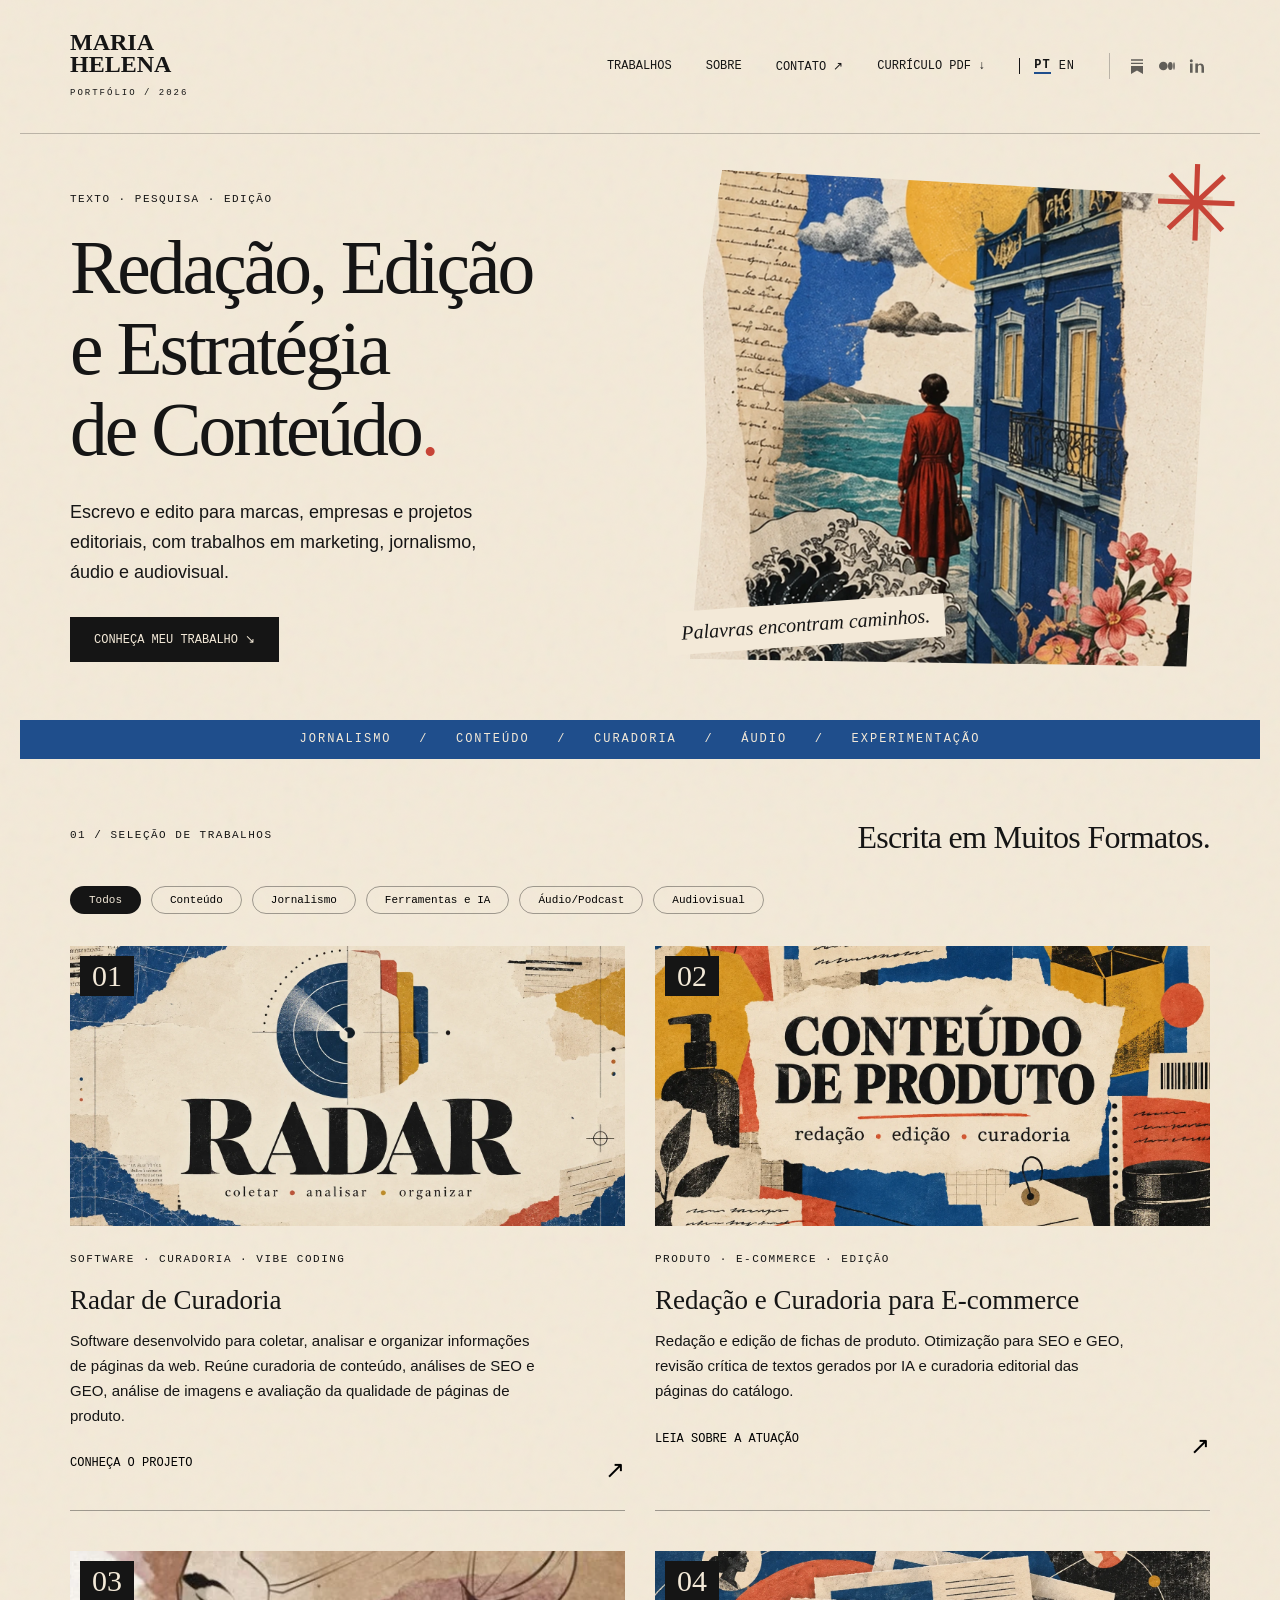
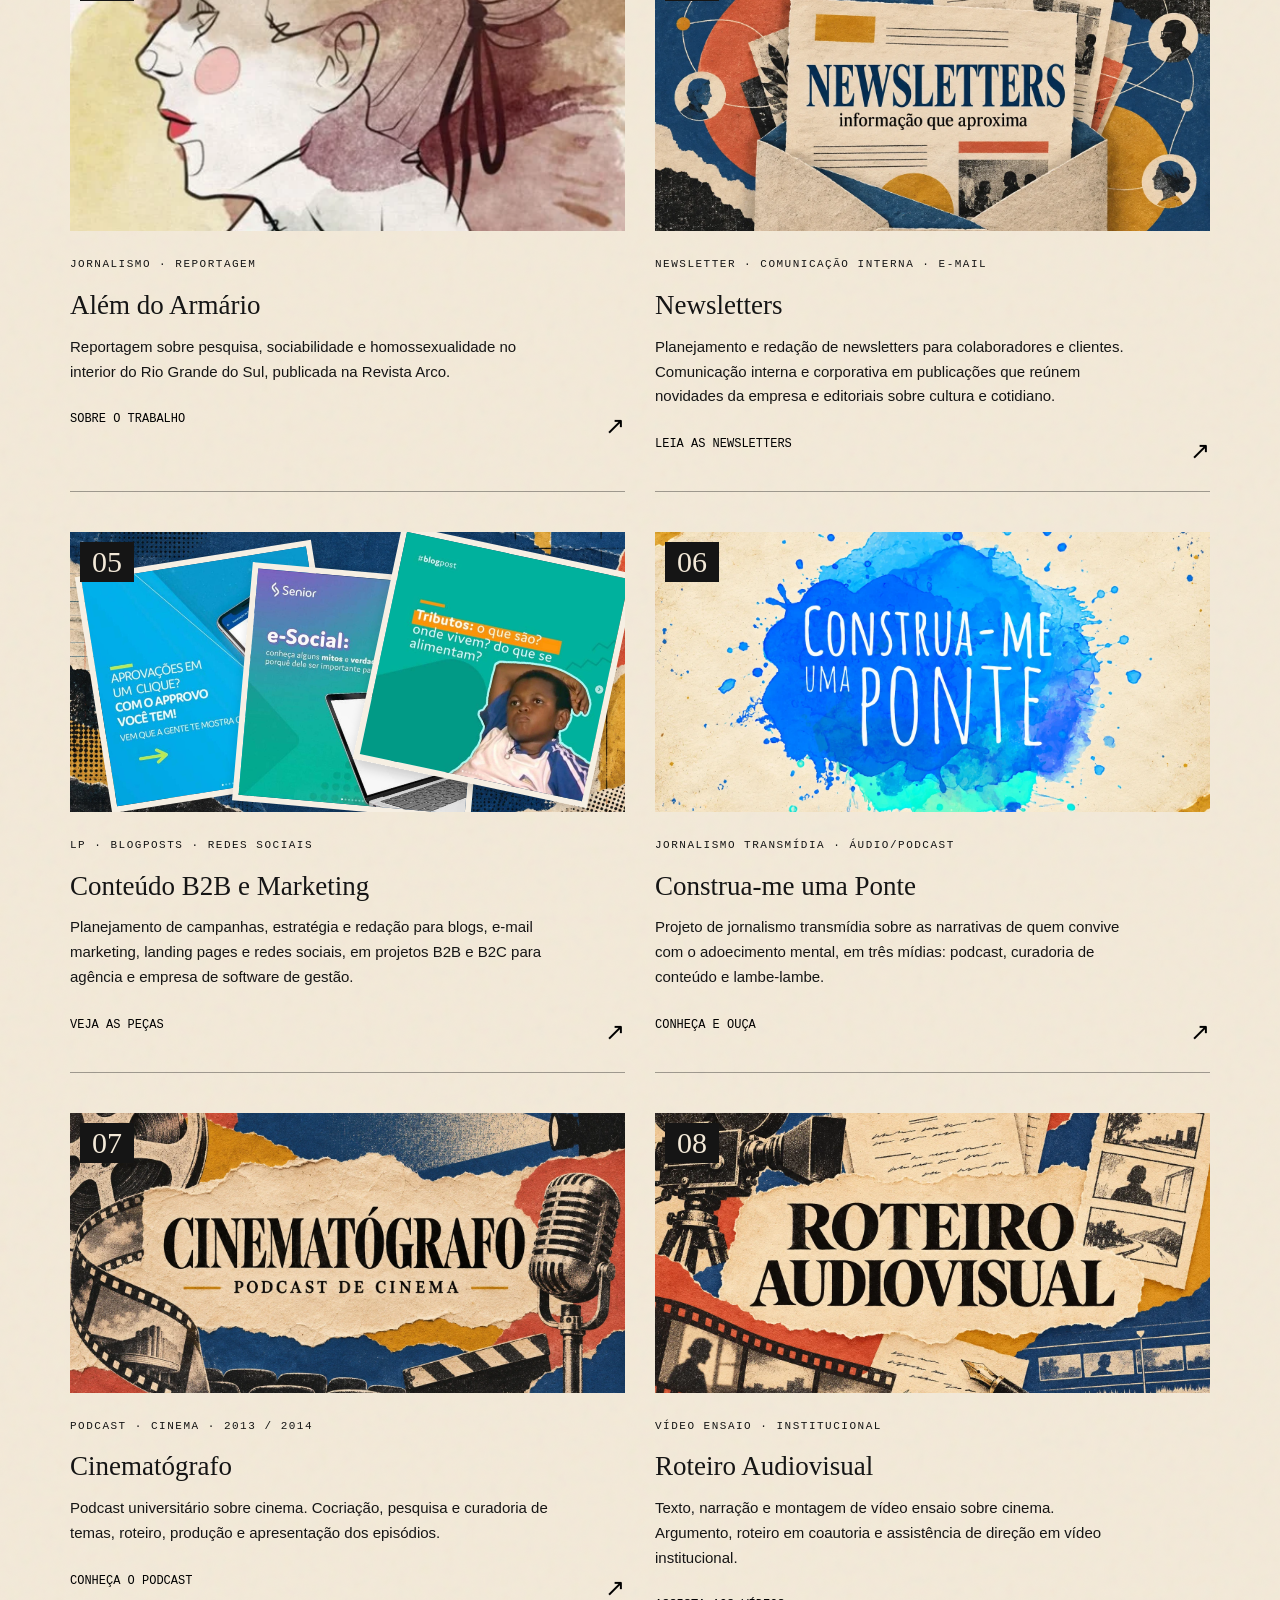
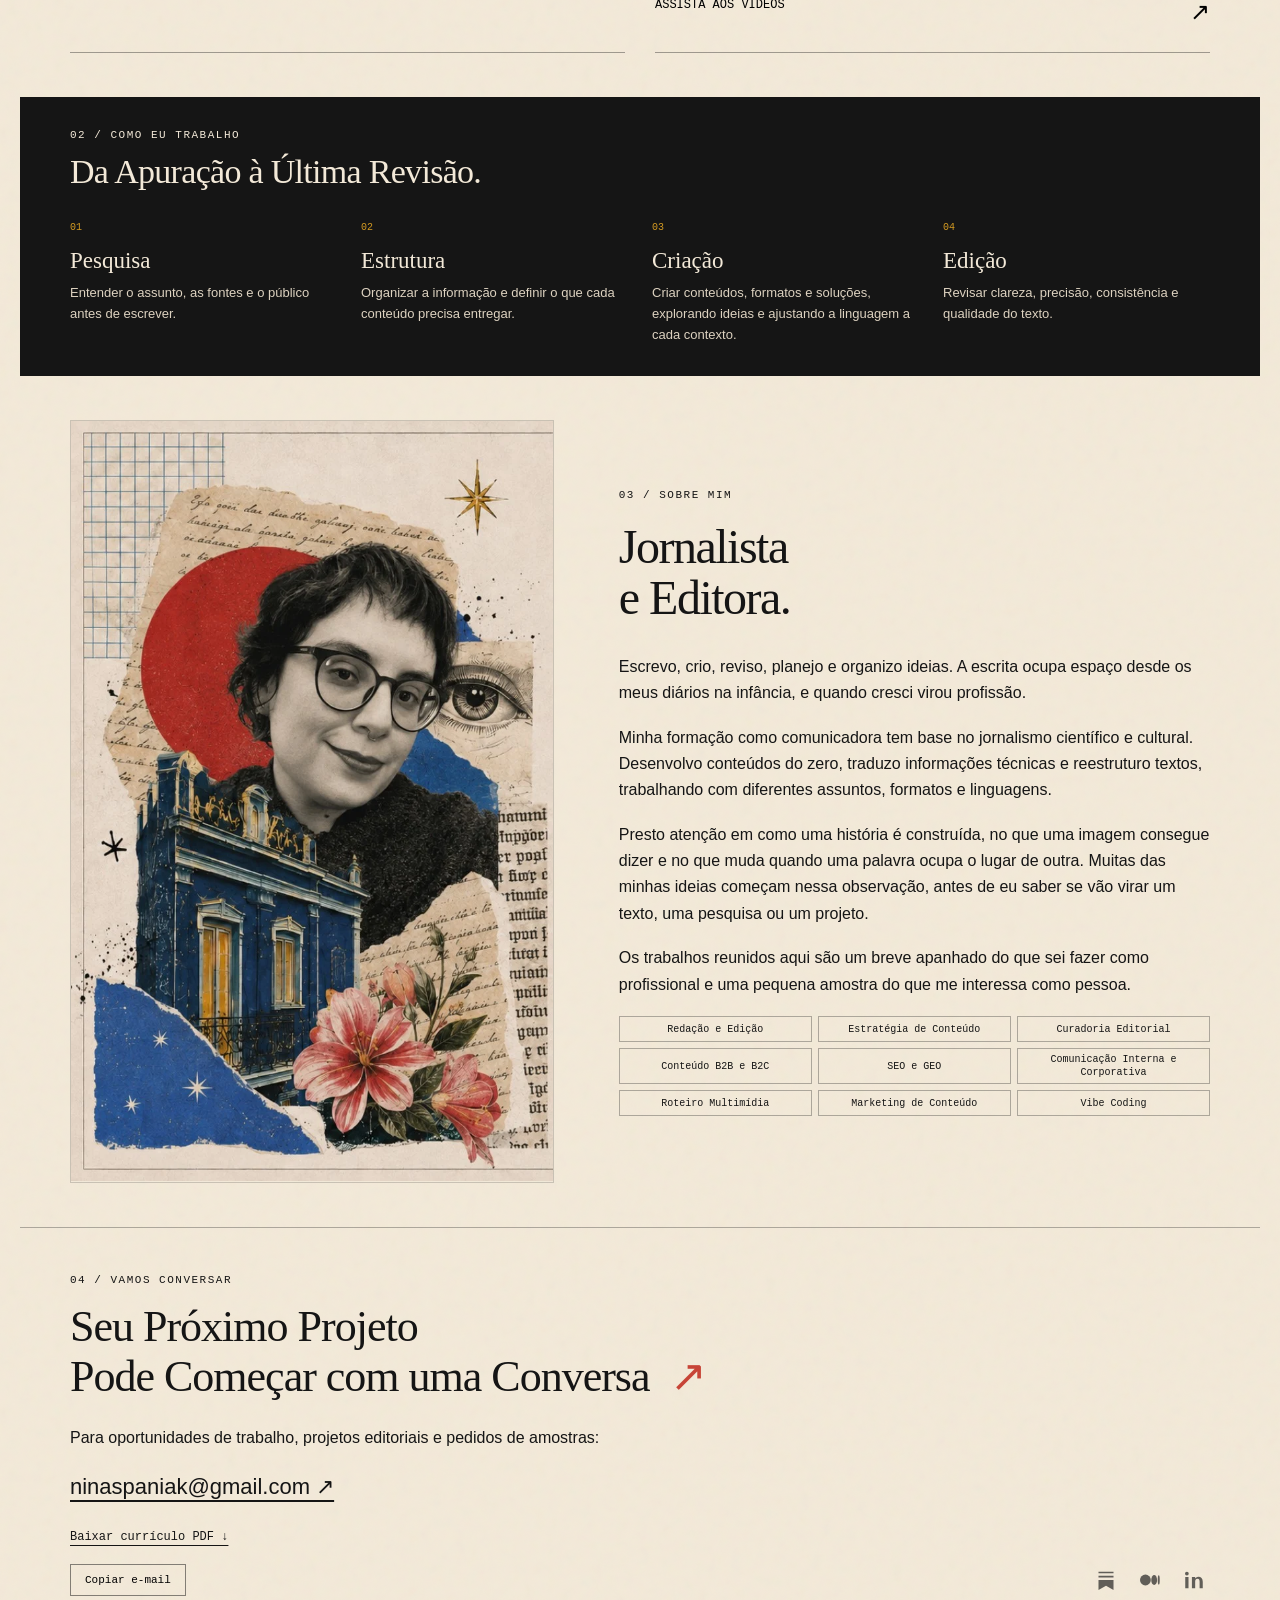
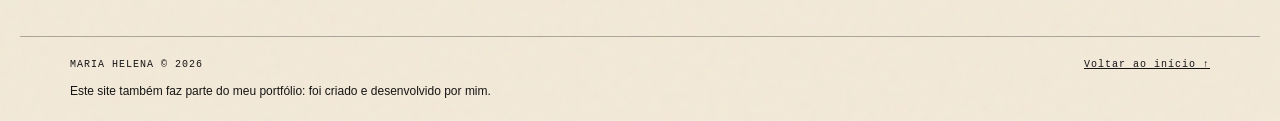
<file: index.html>
<!doctype html>
<html lang="pt-BR"><head><meta charset="utf-8"><meta name="viewport" content="width=device-width,initial-scale=1"><meta name="description" content="Maria Helena, redação, edição e estratégia de conteúdo. Jornalismo, e-commerce, newsletters, áudio e ferramentas com IA."><title>Maria Helena | Redação, edição e estratégia de conteúdo</title><link rel="stylesheet" href="style.css?v=20261117-header-socials"></head><body><a class="skip" href="#principal">Ir para conteúdo</a><header><a class="name" href="#">MARIA<br>HELENA<span>PORTFÓLIO / 2026</span></a><nav aria-label="Principal"><a href="#trabalhos">Trabalhos</a><a href="#sobre">Sobre</a><a href="#contato">Contato ↗</a><a href="assets/Maria_Helena_Curriculo_ATS.pdf?v=20261116" download>Currículo PDF ↓</a><span class="languages" aria-label="Idioma / Language"><a href="/" lang="pt-BR" aria-current="page">PT</a><a href="/en/" lang="en">EN</a></span><span class="header-socials" role="group" aria-label="Publicações e redes"><a href="https://zafimeira.substack.com/" target="_blank" rel="noopener noreferrer" aria-label="Substack (abre em nova aba)" title="Substack"><svg xmlns="http://www.w3.org/2000/svg" viewbox="0 0 24 24" width="20" height="20" fill="currentColor" aria-hidden="true" focusable="false"><path d="M3 2h18v2H3zm0 5h18v2H3zm0 5h18v12l-9-5.2L3 24z"></path></svg></a><a href="https://medium.com/@zafimeira" target="_blank" rel="noopener noreferrer" aria-label="Medium (abre em nova aba)" title="Medium"><svg xmlns="http://www.w3.org/2000/svg" viewbox="0 0 24 24" width="20" height="20" fill="currentColor" aria-hidden="true" focusable="false"><circle cx="6.5" cy="12" r="6.5"></circle><ellipse cx="17" cy="12" rx="3.5" ry="6.1"></ellipse><ellipse cx="22.5" cy="12" rx="1.2" ry="5.6"></ellipse></svg></a><a href="https://www.linkedin.com/in/ninahelenamaria/" target="_blank" rel="noopener noreferrer" aria-label="LinkedIn (abre em nova aba)" title="LinkedIn"><svg xmlns="http://www.w3.org/2000/svg" viewbox="0 0 24 24" width="20" height="20" fill="currentColor" aria-hidden="true" focusable="false"><path d="M5.4 8.3H1.5V22h3.9zM3.45 2a2.25 2.25 0 1 0 0 4.5 2.25 2.25 0 0 0 0-4.5zM22.5 14.15c0-4.12-2.2-6.05-5.12-6.05-2.35 0-3.4 1.3-3.98 2.2v-2H9.5V22h3.9v-7.6c0-2 .38-3.94 2.86-3.94 2.44 0 2.47 2.3 2.47 4.07V22h3.77z"></path></svg></a></span></nav></header><main id="principal"><section class="hero"><div><p class="eyebrow">TEXTO · PESQUISA · EDIÇÃO</p><h1>Redação, Edição<br>e Estratégia<br>de Conteúdo<span class="dot">.</span></h1><p class="intro">Escrevo e edito para marcas, empresas e projetos editoriais, com trabalhos em marketing, jornalismo, áudio e audiovisual.</p><a class="button" href="#trabalhos">Conheça meu trabalho ↘</a></div><figure class="collage"><img src="assets/colagem-v2.webp" alt="" width="366" height="456"><figcaption>Palavras encontram caminhos.</figcaption><span class="seal" aria-hidden="true">✳</span></figure></section><div class="ticker" aria-hidden="true">JORNALISMO   /   CONTEÚDO   /   CURADORIA   /   ÁUDIO   /   EXPERIMENTAÇÃO</div><section id="trabalhos"><div class="sectionhead"><p class="eyebrow">01 / SELEÇÃO DE TRABALHOS</p><h2>Escrita em Muitos Formatos.</h2></div><div class="filters" aria-label="Filtrar trabalhos"><button aria-pressed="true" data-filter="todos">Todos</button><button aria-pressed="false" data-filter="conteudo">Conteúdo</button><button aria-pressed="false" data-filter="jornalismo">Jornalismo</button><button aria-pressed="false" data-filter="ia">Ferramentas e IA</button><button aria-pressed="false" data-filter="audio">Áudio/Podcast</button><button aria-pressed="false" data-filter="audiovisual">Audiovisual</button></div><div class="projects">
<article class="project radar" data-category="ia"><span class="number">01</span><a class="project-cover" data-open-case="radar" href="#radar" aria-label="Conhecer projeto: Radar de Curadoria"><div class="art radarbrand"><img src="assets/radar-identidade-v1.webp" alt="Identidade visual do Radar: símbolo de varredura com fichas de arquivo em uma colagem editorial azul e creme; coletar, analisar e organizar" width="1536" height="1024"></div></a><p class="eyebrow">SOFTWARE · CURADORIA · VIBE CODING</p><h3><a class="project-title" data-open-case="radar" href="#radar">Radar de Curadoria</a></h3><p>Software desenvolvido para coletar, analisar e organizar informações de páginas da web. Reúne curadoria de conteúdo, análises de SEO e GEO, análise de imagens e avaliação da qualidade de páginas de produto.</p><button class="case" data-case="radar">Conheça o projeto <span>↗</span></button></article>
<article class="project product" data-category="conteudo ia"><span class="number">02</span><a class="project-cover" data-open-case="produto" href="#case-produto" aria-label="Conhecer projeto: Redação e Curadoria para E-commerce"><div class="art imagecover"><img src="assets/capa-produto-v1.webp" alt="Capa editorial em colagem: Conteúdo de produto; redação, edição e curadoria" width="1536" height="1024"></div></a><p class="eyebrow">PRODUTO · E-COMMERCE · EDIÇÃO</p><h3><a class="project-title" data-open-case="produto" href="#case-produto">Redação e Curadoria para E-commerce</a></h3><p>Redação e edição de fichas de produto. Otimização para SEO e GEO, revisão crítica de textos gerados por IA e curadoria editorial das páginas do catálogo.</p><button class="case" data-case="produto">Leia sobre a atuação <span>↗</span></button></article>
<article class="project journalism" data-category="jornalismo"><span class="number">03</span><a class="project-cover" data-open-case="reportagem" href="#case-reportagem" aria-label="Conhecer projeto: Além do Armário"><div class="art journalismart"><img src="assets/ilustracao-alem-do-armario.webp" alt="Ilustração em aquarela da reportagem Além do Armário" width="528" height="627"></div></a><p class="eyebrow">JORNALISMO · REPORTAGEM</p><h3><a class="project-title" data-open-case="reportagem" href="#case-reportagem">Além do Armário</a></h3><p>Reportagem sobre pesquisa, sociabilidade e homossexualidade no interior do Rio Grande do Sul, publicada na Revista Arco.</p><button class="case" data-case="reportagem">Sobre o trabalho <span>↗</span></button></article>
<article class="project newsletter" data-category="conteudo"><span class="number">04</span><a class="project-cover" data-open-case="newsletter" href="#case-newsletter" aria-label="Conhecer projeto: Newsletters"><div class="art imagecover"><img src="assets/capa-newsletters-v1.webp" alt="Capa editorial em colagem de cartas e conexões entre pessoas: Newsletters, informação que aproxima" width="1536" height="1024"></div></a><p class="eyebrow">NEWSLETTER · COMUNICAÇÃO INTERNA · E-MAIL</p><h3><a class="project-title" data-open-case="newsletter" href="#case-newsletter">Newsletters</a></h3><p>Planejamento e redação de newsletters para colaboradores e clientes. Comunicação interna e corporativa em publicações que reúnem novidades da empresa e editoriais sobre cultura e cotidiano.</p><button class="case" data-case="newsletter">Leia as newsletters <span>↗</span></button></article>
<article class="project b2b" data-category="conteudo"><span class="number">05</span><a class="project-cover" data-open-case="b2b" href="#case-b2b" aria-label="Conhecer projeto: Conteúdo B2B e marketing"><div class="art postcollage" aria-label="Colagem de peças de redes sociais"><img class="postpiece postone" src="assets/post-0.jpg" alt="Post sobre o Approvo"><img class="postpiece posttwo" src="assets/post-1.jpg" alt="Post sobre mitos e verdades do eSocial"><img class="postpiece postthree" src="assets/post-2.jpg" alt="Post sobre tributos"></div></a><p class="eyebrow">LP · BLOGPOSTS · REDES SOCIAIS</p><h3><a class="project-title" data-open-case="b2b" href="#case-b2b">Conteúdo B2B e Marketing</a></h3><p>Planejamento de campanhas, estratégia e redação para blogs, e-mail marketing, landing pages e redes sociais, em projetos B2B e B2C para agência e empresa de software de gestão.</p><button class="case" data-case="b2b">Veja as peças <span>↗</span></button></article>
<article class="project audio" data-category="audio jornalismo"><span class="number">06</span><a class="project-cover" data-open-case="audio" href="#case-audio" aria-label="Conhecer projeto: Construa-me uma Ponte"><div class="art audioart"><img src="assets/construa-me-uma-ponte-retangular-v3.webp" alt="Identidade visual original do podcast Construa-me Uma Ponte: aquarela azul e turquesa com letras brancas" width="1080" height="1080"></div></a><p class="eyebrow">JORNALISMO TRANSMÍDIA · ÁUDIO/PODCAST</p><h3><a class="project-title" data-open-case="audio" href="#case-audio">Construa-me uma Ponte</a></h3><p>Projeto de jornalismo transmídia sobre as narrativas de quem convive com o adoecimento mental, em três mídias: podcast, curadoria de conteúdo e lambe-lambe.</p><button class="case" data-case="audio">Conheça e ouça <span>↗</span></button></article><article class="project cinematografo" data-category="audio jornalismo"><span class="number">07</span><a class="project-cover" data-open-case="cinematografo" href="#case-cinematografo" aria-label="Conhecer projeto: Cinematógrafo"><div class="art imagecover"><img src="assets/capa-cinematografo-v2.webp" alt="Cinematógrafo: colagem editorial com película, projetor e microfone" width="1536" height="1024"></div></a><p class="eyebrow">PODCAST · CINEMA · 2013 / 2014</p><h3><a class="project-title" data-open-case="cinematografo" href="#case-cinematografo">Cinematógrafo</a></h3><p>Podcast universitário sobre cinema. Cocriação, pesquisa e curadoria de temas, roteiro, produção e apresentação dos episódios.</p><button class="case" data-case="cinematografo">Conheça o podcast <span>↗</span></button></article><article class="project facos" data-category="audiovisual"><span class="number">08</span><a class="project-cover" data-open-case="facos" href="#case-facos" aria-label="Conhecer projeto: Roteiro Audiovisual"><div class="art imagecover"><img src="assets/capa-roteiro-audiovisual-v1.webp" alt="Colagem editorial de roteiro audiovisual com câmera, páginas de roteiro, storyboard e película" width="1536" height="1024"></div></a><p class="eyebrow">VÍDEO ENSAIO · INSTITUCIONAL</p><h3><a class="project-title" data-open-case="facos" href="#case-facos">Roteiro Audiovisual</a></h3><p>Texto, narração e montagem de vídeo ensaio sobre cinema. Argumento, roteiro em coautoria e assistência de direção em vídeo institucional.</p><button class="case" data-case="facos">Assista aos vídeos <span>↗</span></button></article></div></section><section class="method"><p class="eyebrow">02 / COMO EU TRABALHO</p><h2>Da Apuração à Última Revisão.</h2><div class="steps"><div><span>01</span><h3>Pesquisa</h3><p>Entender o assunto, as fontes e o público antes de escrever.</p></div><div><span>02</span><h3>Estrutura</h3><p>Organizar a informação e definir o que cada conteúdo precisa entregar.</p></div><div><span>03</span><h3>Criação</h3><p>Criar conteúdos, formatos e soluções, explorando ideias e ajustando a linguagem a cada contexto.</p></div><div><span>04</span><h3>Edição</h3><p>Revisar clareza, precisão, consistência e qualidade do texto.</p></div></div></section><section id="sobre" class="about"><div class="aboutportrait"><img src="assets/sobre-nina-colagem.webp" alt="Foto de Maria Helena em uma colagem editorial com papéis, arquitetura e flores"></div><div><p class="eyebrow">03 / SOBRE MIM</p><h2>Jornalista<br>e Editora.</h2><p>Escrevo, crio, reviso, planejo e organizo ideias. A escrita ocupa espaço desde os meus diários na infância, e quando cresci virou profissão.</p><p>Minha formação como comunicadora tem base no jornalismo científico e cultural. Desenvolvo conteúdos do zero, traduzo informações técnicas e reestruturo textos, trabalhando com diferentes assuntos, formatos e linguagens.</p><p>Presto atenção em como uma história é construída, no que uma imagem consegue dizer e no que muda quando uma palavra ocupa o lugar de outra. Muitas das minhas ideias começam nessa observação, antes de eu saber se vão virar um texto, uma pesquisa ou um projeto.</p><p>Os trabalhos reunidos aqui são um breve apanhado do que sei fazer como profissional e uma pequena amostra do que me interessa como pessoa.</p><div class="tags about-tags" aria-label="Áreas de atuação"><span>Redação e Edição</span><span>Estratégia de Conteúdo</span><span>Curadoria Editorial</span><span>Conteúdo B2B e B2C</span><span>SEO e GEO</span><span>Comunicação Interna e Corporativa</span><span>Roteiro Multimídia</span><span>Marketing de Conteúdo</span><span>Vibe Coding</span></div></div></section><section id="contato" class="contact"><p class="eyebrow">04 / VAMOS CONVERSAR</p><h2>Seu Próximo Projeto<br>Pode Começar com uma Conversa<span>↗</span></h2><p>Para oportunidades de trabalho, projetos editoriais e pedidos de amostras:</p><a href="mailto:ninaspaniak@gmail.com">ninaspaniak@gmail.com ↗</a><div class="contact-actions"><div class="contactlinks"><a href="assets/Maria_Helena_Curriculo_ATS.pdf?v=20261116" download>Baixar currículo PDF ↓</a></div><button id="copy" type="button">Copiar e-mail</button><nav class="footer-socials" aria-label="Publicações e redes"><a href="https://zafimeira.substack.com/" target="_blank" rel="noopener noreferrer" aria-label="Substack (abre em nova aba)" title="Substack"><svg xmlns="http://www.w3.org/2000/svg" viewbox="0 0 24 24" width="20" height="20" fill="currentColor" aria-hidden="true" focusable="false"><path d="M3 2h18v2H3zm0 5h18v2H3zm0 5h18v12l-9-5.2L3 24z"></path></svg></a><a href="https://medium.com/@zafimeira" target="_blank" rel="noopener noreferrer" aria-label="Medium (abre em nova aba)" title="Medium"><svg xmlns="http://www.w3.org/2000/svg" viewbox="0 0 24 24" width="20" height="20" fill="currentColor" aria-hidden="true" focusable="false"><circle cx="6.5" cy="12" r="6.5"></circle><ellipse cx="17" cy="12" rx="3.5" ry="6.1"></ellipse><ellipse cx="22.5" cy="12" rx="1.2" ry="5.6"></ellipse></svg></a><a href="https://www.linkedin.com/in/ninahelenamaria/" target="_blank" rel="noopener noreferrer" aria-label="LinkedIn (abre em nova aba)" title="LinkedIn"><svg xmlns="http://www.w3.org/2000/svg" viewbox="0 0 24 24" width="20" height="20" fill="currentColor" aria-hidden="true" focusable="false"><path d="M5.4 8.3H1.5V22h3.9zM3.45 2a2.25 2.25 0 1 0 0 4.5 2.25 2.25 0 0 0 0-4.5zM22.5 14.15c0-4.12-2.2-6.05-5.12-6.05-2.35 0-3.4 1.3-3.98 2.2v-2H9.5V22h3.9v-7.6c0-2 .38-3.94 2.86-3.94 2.44 0 2.47 2.3 2.47 4.07V22h3.77z"></path></svg></a></nav></div><p id="copy-status" role="status"></p></section></main><footer><span>MARIA HELENA © 2026</span><a href="#">Voltar ao início ↑</a><div class="footer-bottom"><p class="site-credit">Este site também faz parte do meu portfólio: foi criado e desenvolvido por mim.</p></div></footer><dialog id="case-dialog" aria-labelledby="dialog-title"><button class="close" aria-label="Fechar estudo de caso">✕</button><p class="eyebrow" id="dialog-label"></p><h2 id="dialog-title"></h2><div id="dialog-body"></div><a class="button" href="mailto:ninaspaniak@gmail.com?subject=Portf%C3%B3lio">Conversar sobre um projeto ↗</a></dialog><script src="app.js?v=20261117-approved"></script><script src="radar-case.js?v=20261117-approved"></script></body></html>
</file>
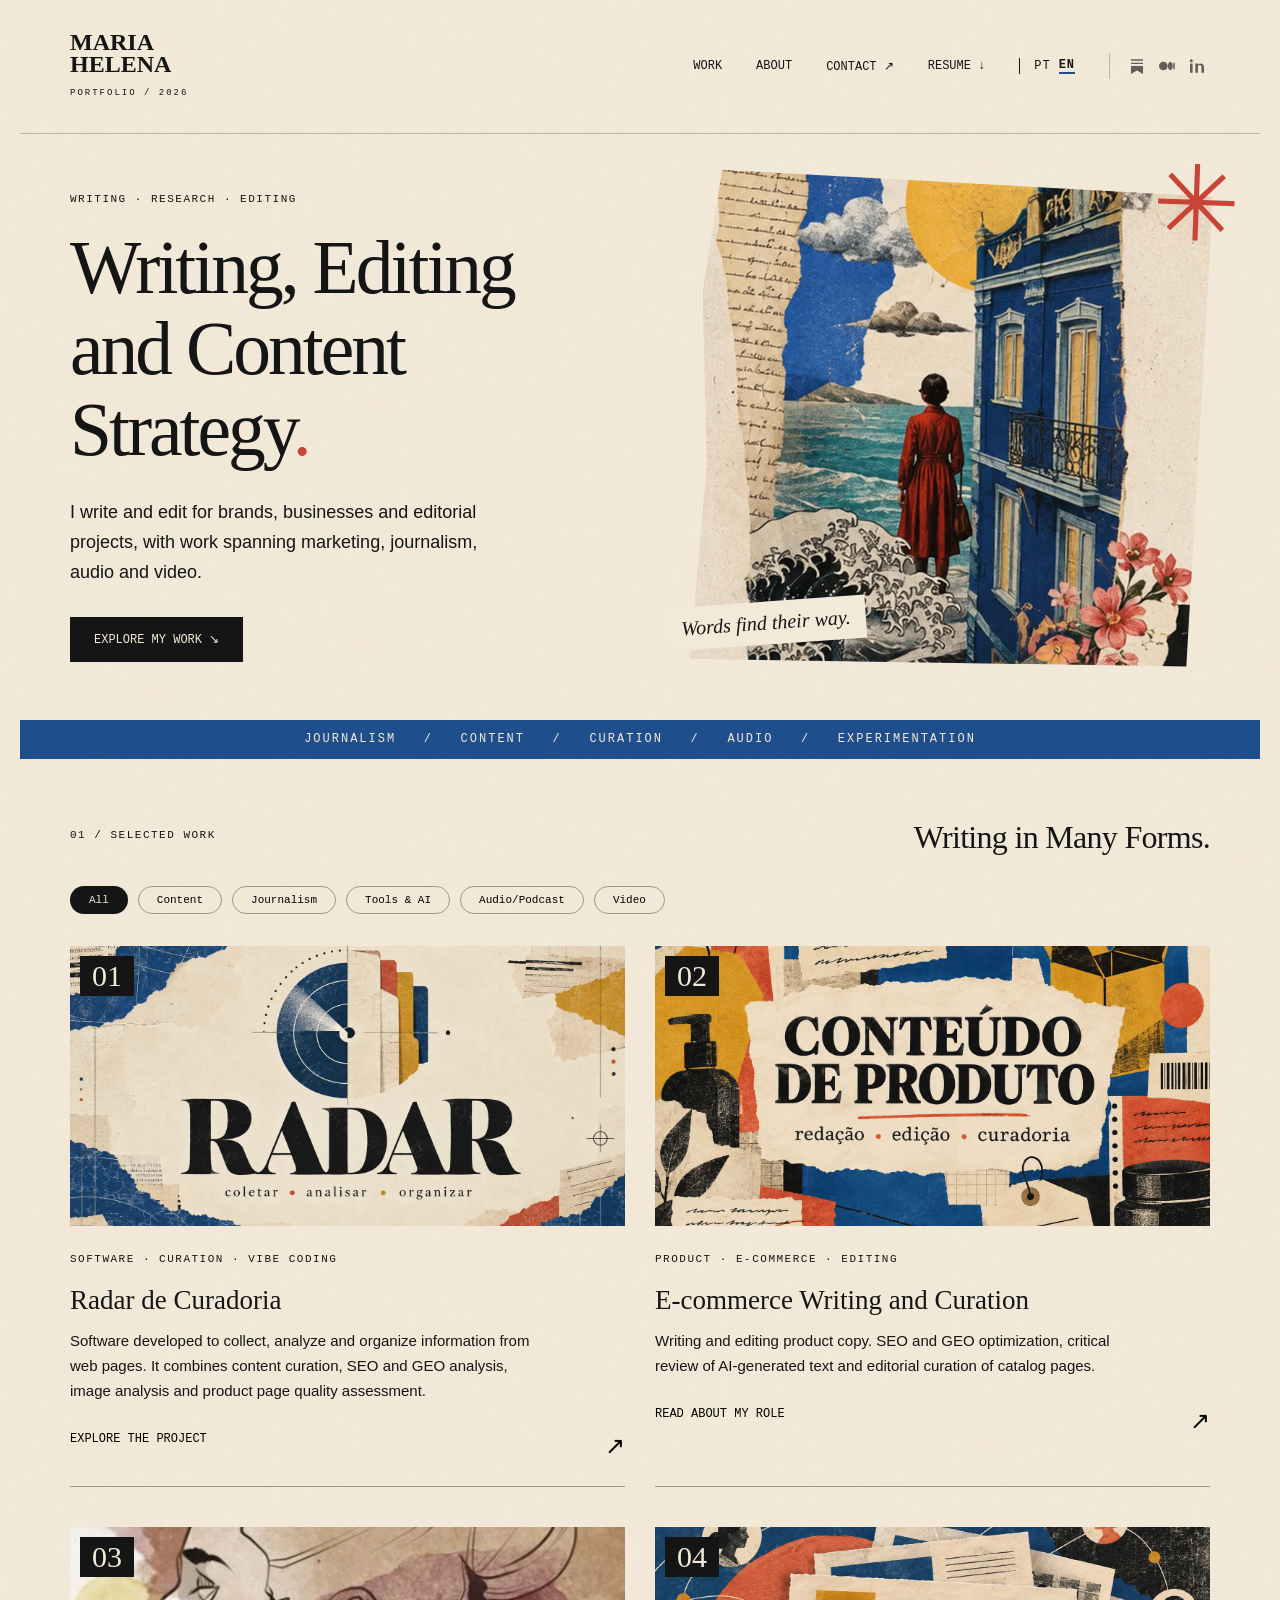
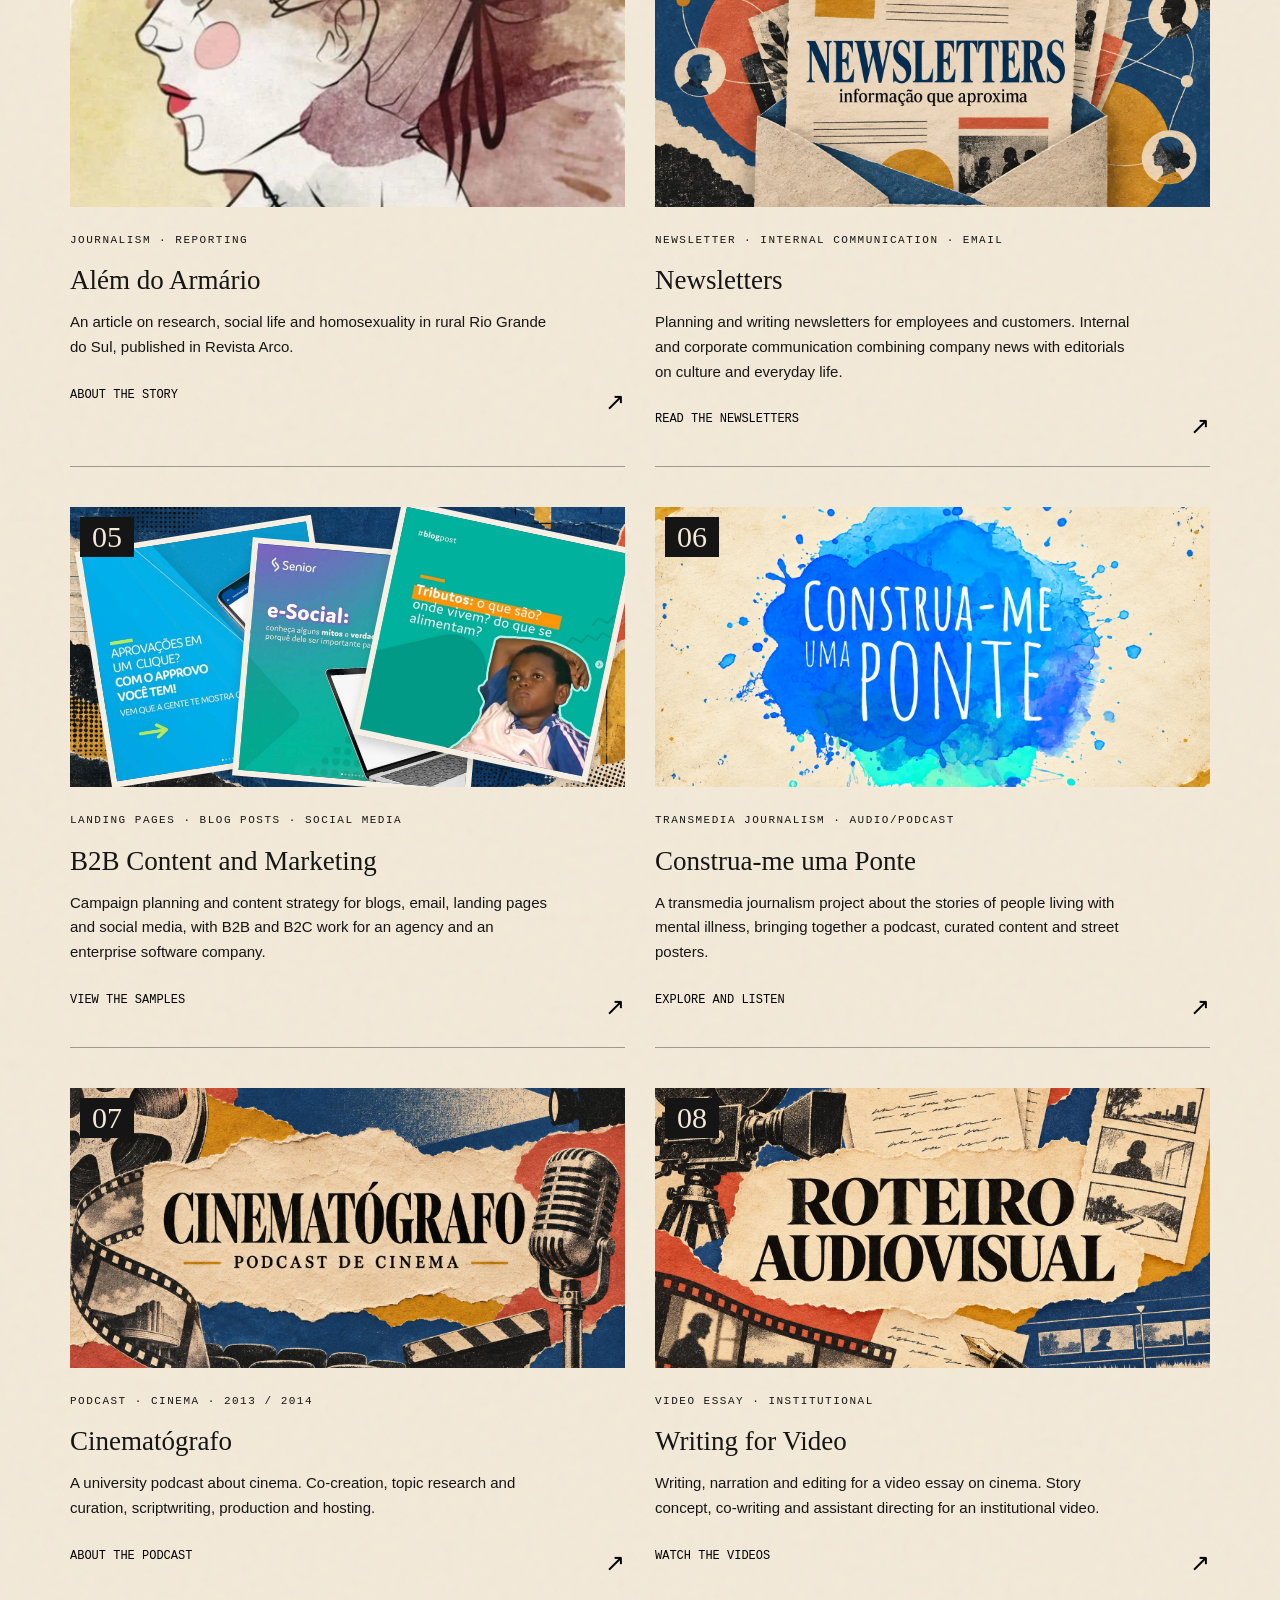
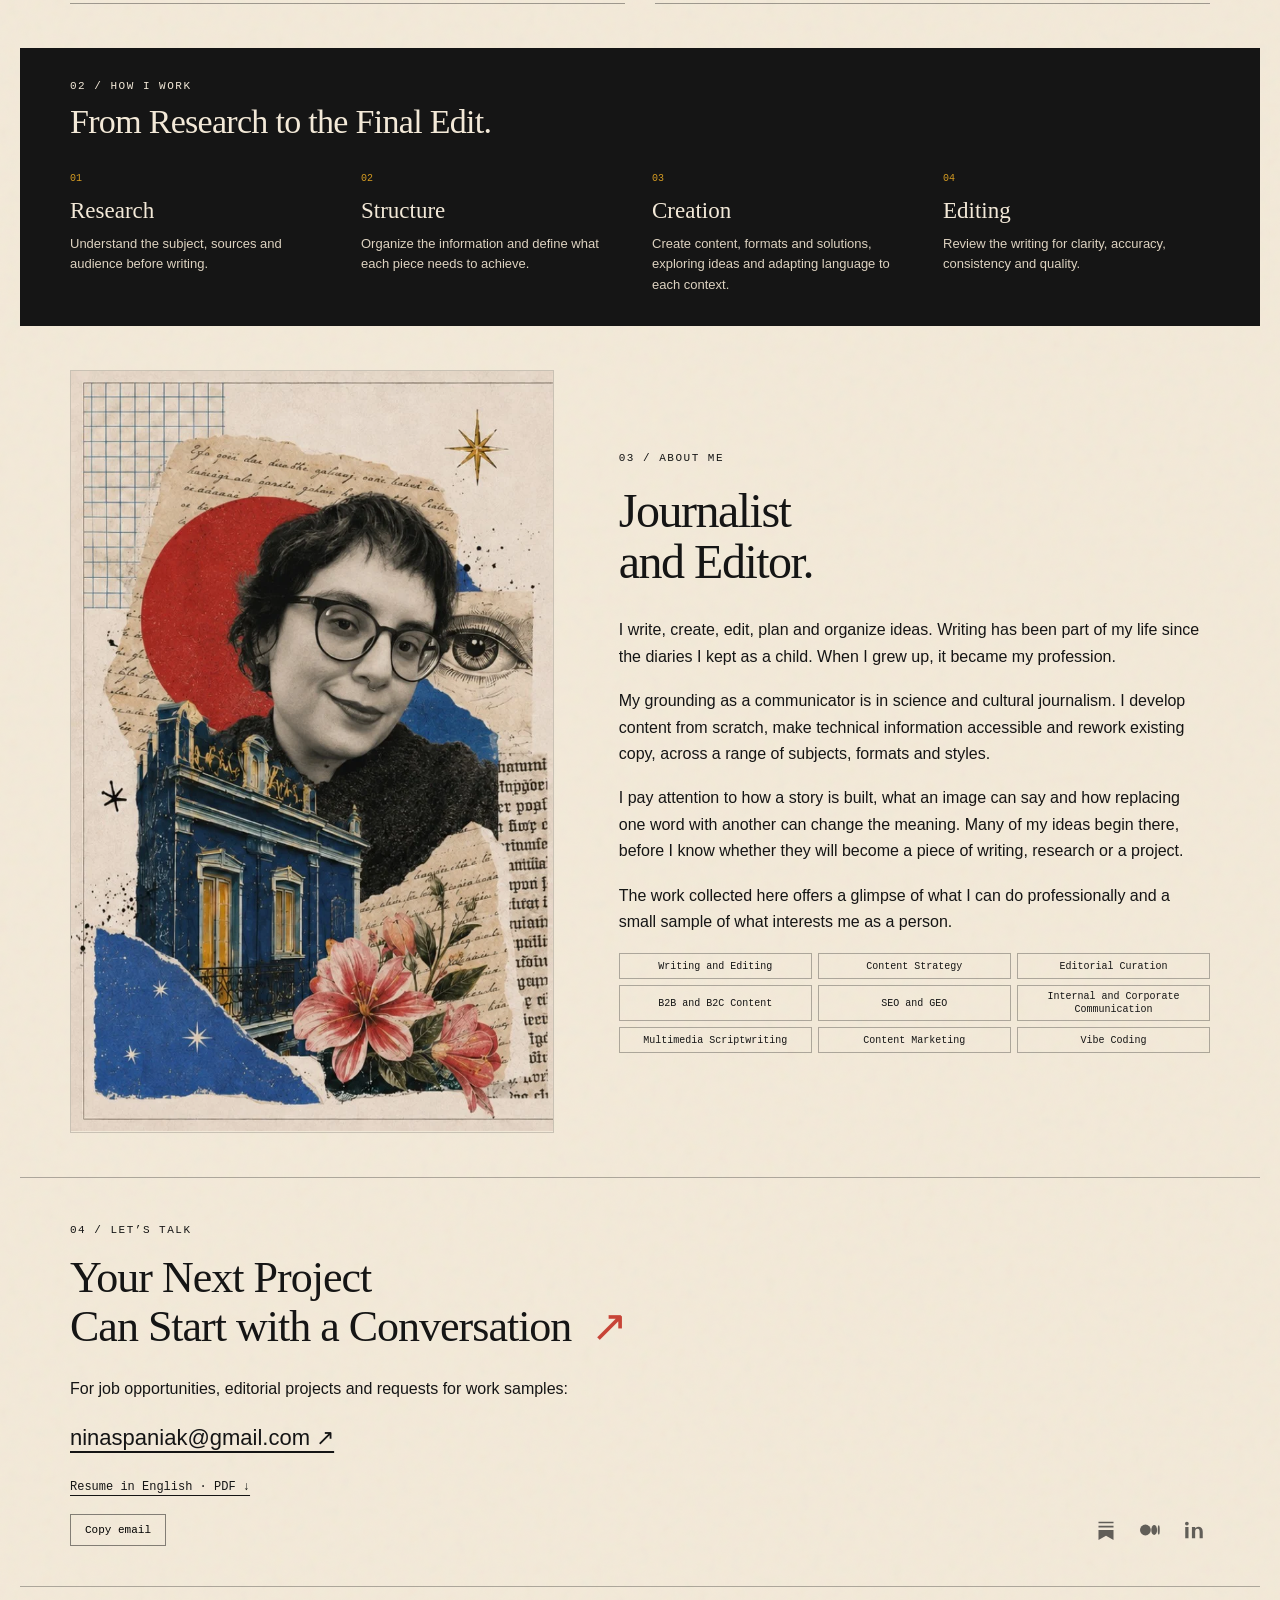
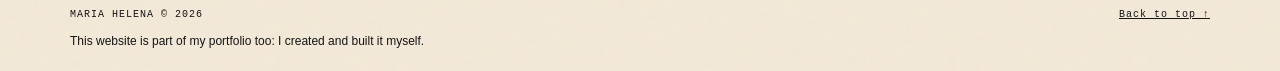
<file: en/index.html>
<!doctype html>
<html lang="en"><head><meta charset="utf-8"><meta name="viewport" content="width=device-width,initial-scale=1"><meta name="description" content="Maria Helena, writing, editing and content strategy. Journalism, e-commerce, newsletters, audio and AI-assisted tools."><title>Maria Helena | Writing, editing and content strategy</title><link rel="stylesheet" href="../style.css?v=20261117-header-socials"></head><body><a class="skip" href="#principal">Skip to content</a><header><a class="name" href="#">MARIA<br>HELENA<span>PORTFOLIO / 2026</span></a><nav aria-label="Main navigation"><a href="#trabalhos">Work</a><a href="#sobre">About</a><a href="#contato">Contact ↗</a><a href="../assets/Maria_Helena_Resume_EN_ATS.pdf?v=20261116" download>Resume ↓</a><span class="languages" aria-label="Language"><a href="/" lang="pt-BR">PT</a><a href="/en/" lang="en" aria-current="page">EN</a></span><span class="header-socials" role="group" aria-label="Publications and social profiles"><a href="https://zafimeira.substack.com/" target="_blank" rel="noopener noreferrer" aria-label="Substack (opens in a new tab)" title="Substack"><svg xmlns="http://www.w3.org/2000/svg" viewbox="0 0 24 24" width="20" height="20" fill="currentColor" aria-hidden="true" focusable="false"><path d="M3 2h18v2H3zm0 5h18v2H3zm0 5h18v12l-9-5.2L3 24z"></path></svg></a><a href="https://medium.com/@zafimeira" target="_blank" rel="noopener noreferrer" aria-label="Medium (opens in a new tab)" title="Medium"><svg xmlns="http://www.w3.org/2000/svg" viewbox="0 0 24 24" width="20" height="20" fill="currentColor" aria-hidden="true" focusable="false"><circle cx="6.5" cy="12" r="6.5"></circle><ellipse cx="17" cy="12" rx="3.5" ry="6.1"></ellipse><ellipse cx="22.5" cy="12" rx="1.2" ry="5.6"></ellipse></svg></a><a href="https://www.linkedin.com/in/ninahelenamaria/" target="_blank" rel="noopener noreferrer" aria-label="LinkedIn (opens in a new tab)" title="LinkedIn"><svg xmlns="http://www.w3.org/2000/svg" viewbox="0 0 24 24" width="20" height="20" fill="currentColor" aria-hidden="true" focusable="false"><path d="M5.4 8.3H1.5V22h3.9zM3.45 2a2.25 2.25 0 1 0 0 4.5 2.25 2.25 0 0 0 0-4.5zM22.5 14.15c0-4.12-2.2-6.05-5.12-6.05-2.35 0-3.4 1.3-3.98 2.2v-2H9.5V22h3.9v-7.6c0-2 .38-3.94 2.86-3.94 2.44 0 2.47 2.3 2.47 4.07V22h3.77z"></path></svg></a></span></nav></header><main id="principal"><section class="hero"><div><p class="eyebrow">WRITING · RESEARCH · EDITING</p><h1>Writing, Editing<br>and Content<br>Strategy<span class="dot">.</span></h1><p class="intro">I write and edit for brands, businesses and editorial projects, with work spanning marketing, journalism, audio and video.</p><a class="button" href="#trabalhos">Explore my work ↘</a></div><figure class="collage"><img src="../assets/colagem-v2.webp" alt="" width="366" height="456"><figcaption>Words find their way.</figcaption><span class="seal" aria-hidden="true">✳</span></figure></section><div class="ticker" aria-hidden="true">JOURNALISM   /   CONTENT   /   CURATION   /   AUDIO   /   EXPERIMENTATION</div><section id="trabalhos"><div class="sectionhead"><p class="eyebrow">01 / SELECTED WORK</p><h2>Writing in Many Forms.</h2></div><div class="filters" aria-label="Filter projects"><button aria-pressed="true" data-filter="todos">All</button><button aria-pressed="false" data-filter="conteudo">Content</button><button aria-pressed="false" data-filter="jornalismo">Journalism</button><button aria-pressed="false" data-filter="ia">Tools &amp; AI</button><button aria-pressed="false" data-filter="audio">Audio/Podcast</button><button aria-pressed="false" data-filter="audiovisual">Video</button></div><div class="projects">
<article class="project radar" data-category="ia"><span class="number">01</span><a class="project-cover" data-open-case="radar" href="#radar" aria-label="Explore project: Radar de Curadoria"><div class="art radarbrand"><img src="../assets/radar-identidade-v1.webp" alt="Radar visual identity: a scanning symbol and index cards in a blue and cream editorial collage" width="1536" height="1024"></div></a><p class="eyebrow">SOFTWARE · CURATION · VIBE CODING</p><h3><a class="project-title" data-open-case="radar" href="#radar">Radar de Curadoria</a></h3><p>Software developed to collect, analyze and organize information from web pages. It combines content curation, SEO and GEO analysis, image analysis and product page quality assessment.</p><button class="case" data-case="radar">Explore the project <span>↗</span></button></article>
<article class="project product" data-category="conteudo ia"><span class="number">02</span><a class="project-cover" data-open-case="produto" href="#case-produto" aria-label="Explore project: E-commerce Writing and Curation"><div class="art imagecover"><img src="../assets/capa-produto-v1.webp" alt="Editorial collage cover for product content, writing, editing and curation" width="1536" height="1024"></div></a><p class="eyebrow">PRODUCT · E-COMMERCE · EDITING</p><h3><a class="project-title" data-open-case="produto" href="#case-produto">E-commerce Writing and Curation</a></h3><p>Writing and editing product copy. SEO and GEO optimization, critical review of AI-generated text and editorial curation of catalog pages.</p><button class="case" data-case="produto">Read about my role <span>↗</span></button></article>
<article class="project journalism" data-category="jornalismo"><span class="number">03</span><a class="project-cover" data-open-case="reportagem" href="#case-reportagem" aria-label="Explore project: Além do Armário"><div class="art journalismart"><img src="../assets/ilustracao-alem-do-armario.webp" alt="Watercolor illustration from the Além do Armário article" width="528" height="627"></div></a><p class="eyebrow">JOURNALISM · REPORTING</p><h3><a class="project-title" data-open-case="reportagem" href="#case-reportagem">Além do Armário</a></h3><p>An article on research, social life and homosexuality in rural Rio Grande do Sul, published in Revista Arco.</p><button class="case" data-case="reportagem">About the story <span>↗</span></button></article>
<article class="project newsletter" data-category="conteudo"><span class="number">04</span><a class="project-cover" data-open-case="newsletter" href="#case-newsletter" aria-label="Explore project: Newsletters"><div class="art imagecover"><img src="../assets/capa-newsletters-v1.webp" alt="Editorial collage of letters and connections between people for the newsletter project" width="1536" height="1024"></div></a><p class="eyebrow">NEWSLETTER · INTERNAL COMMUNICATION · EMAIL</p><h3><a class="project-title" data-open-case="newsletter" href="#case-newsletter">Newsletters</a></h3><p>Planning and writing newsletters for employees and customers. Internal and corporate communication combining company news with editorials on culture and everyday life.</p><button class="case" data-case="newsletter">Read the newsletters <span>↗</span></button></article>
<article class="project b2b" data-category="conteudo"><span class="number">05</span><a class="project-cover" data-open-case="b2b" href="#case-b2b" aria-label="Explore project: B2B content and marketing"><div class="art postcollage" aria-label="Collage of social media posts"><img class="postpiece postone" src="../assets/post-0.jpg" alt="Post about Approvo"><img class="postpiece posttwo" src="../assets/post-1.jpg" alt="Post about eSocial myths and facts"><img class="postpiece postthree" src="../assets/post-2.jpg" alt="Post about taxes"></div></a><p class="eyebrow">LANDING PAGES · BLOG POSTS · SOCIAL MEDIA</p><h3><a class="project-title" data-open-case="b2b" href="#case-b2b">B2B Content and Marketing</a></h3><p>Campaign planning and content strategy for blogs, email, landing pages and social media, with B2B and B2C work for an agency and an enterprise software company.</p><button class="case" data-case="b2b">View the samples <span>↗</span></button></article>
<article class="project audio" data-category="audio jornalismo"><span class="number">06</span><a class="project-cover" data-open-case="audio" href="#case-audio" aria-label="Explore project: Construa-me uma Ponte"><div class="art audioart"><img src="../assets/construa-me-uma-ponte-retangular-v3.webp" alt="Original visual identity of Construa-me uma Ponte: blue and turquoise watercolor with white lettering" width="1080" height="1080"></div></a><p class="eyebrow">TRANSMEDIA JOURNALISM · AUDIO/PODCAST</p><h3><a class="project-title" data-open-case="audio" href="#case-audio">Construa-me uma Ponte</a></h3><p>A transmedia journalism project about the stories of people living with mental illness, bringing together a podcast, curated content and street posters.</p><button class="case" data-case="audio">Explore and listen <span>↗</span></button></article><article class="project cinematografo" data-category="audio jornalismo"><span class="number">07</span><a class="project-cover" data-open-case="cinematografo" href="#case-cinematografo" aria-label="Explore project: Cinematógrafo"><div class="art imagecover"><img src="../assets/capa-cinematografo-v2.webp" alt="Cinematógrafo: editorial collage with film, a projector and a microphone" width="1536" height="1024"></div></a><p class="eyebrow">PODCAST · CINEMA · 2013 / 2014</p><h3><a class="project-title" data-open-case="cinematografo" href="#case-cinematografo">Cinematógrafo</a></h3><p>A university podcast about cinema. Co-creation, topic research and curation, scriptwriting, production and hosting.</p><button class="case" data-case="cinematografo">About the podcast <span>↗</span></button></article><article class="project facos" data-category="audiovisual"><span class="number">08</span><a class="project-cover" data-open-case="facos" href="#case-facos" aria-label="Explore project: Writing for Video"><div class="art imagecover"><img src="../assets/capa-roteiro-audiovisual-v1.webp" alt="Editorial collage for screenwriting, with a film camera, script pages, storyboards and film strips" width="1536" height="1024"></div></a><p class="eyebrow">VIDEO ESSAY · INSTITUTIONAL</p><h3><a class="project-title" data-open-case="facos" href="#case-facos">Writing for Video</a></h3><p>Writing, narration and editing for a video essay on cinema. Story concept, co-writing and assistant directing for an institutional video.</p><button class="case" data-case="facos">Watch the videos <span>↗</span></button></article></div></section><section class="method"><p class="eyebrow">02 / HOW I WORK</p><h2>From Research to the Final Edit.</h2><div class="steps"><div><span>01</span><h3>Research</h3><p>Understand the subject, sources and audience before writing.</p></div><div><span>02</span><h3>Structure</h3><p>Organize the information and define what each piece needs to achieve.</p></div><div><span>03</span><h3>Creation</h3><p>Create content, formats and solutions, exploring ideas and adapting language to each context.</p></div><div><span>04</span><h3>Editing</h3><p>Review the writing for clarity, accuracy, consistency and quality.</p></div></div></section><section id="sobre" class="about"><div class="aboutportrait"><img src="../assets/sobre-nina-colagem.webp" alt="Photo of Maria Helena in an editorial collage with paper, architecture and flowers"></div><div><p class="eyebrow">03 / ABOUT ME</p><h2>Journalist<br>and Editor.</h2><p>I write, create, edit, plan and organize ideas. Writing has been part of my life since the diaries I kept as a child. When I grew up, it became my profession.</p><p>My grounding as a communicator is in science and cultural journalism. I develop content from scratch, make technical information accessible and rework existing copy, across a range of subjects, formats and styles.</p><p>I pay attention to how a story is built, what an image can say and how replacing one word with another can change the meaning. Many of my ideas begin there, before I know whether they will become a piece of writing, research or a project.</p><p>The work collected here offers a glimpse of what I can do professionally and a small sample of what interests me as a person.</p><div class="tags about-tags" aria-label="Areas of work"><span>Writing and Editing</span><span>Content Strategy</span><span>Editorial Curation</span><span>B2B and B2C Content</span><span>SEO and GEO</span><span>Internal and Corporate Communication</span><span>Multimedia Scriptwriting</span><span>Content Marketing</span><span>Vibe Coding</span></div></div></section><section id="contato" class="contact"><p class="eyebrow">04 / LET’S TALK</p><h2>Your Next Project<br>Can Start with a Conversation<span>↗</span></h2><p>For job opportunities, editorial projects and requests for work samples:</p><a href="mailto:ninaspaniak@gmail.com">ninaspaniak@gmail.com ↗</a><div class="contact-actions"><div class="contactlinks"><a href="../assets/Maria_Helena_Resume_EN_ATS.pdf?v=20261116" download>Resume in English · PDF ↓</a></div><button id="copy" type="button">Copy email</button><nav class="footer-socials" aria-label="Publications and social profiles"><a href="https://zafimeira.substack.com/" target="_blank" rel="noopener noreferrer" aria-label="Substack (opens in a new tab)" title="Substack"><svg xmlns="http://www.w3.org/2000/svg" viewbox="0 0 24 24" width="20" height="20" fill="currentColor" aria-hidden="true" focusable="false"><path d="M3 2h18v2H3zm0 5h18v2H3zm0 5h18v12l-9-5.2L3 24z"></path></svg></a><a href="https://medium.com/@zafimeira" target="_blank" rel="noopener noreferrer" aria-label="Medium (opens in a new tab)" title="Medium"><svg xmlns="http://www.w3.org/2000/svg" viewbox="0 0 24 24" width="20" height="20" fill="currentColor" aria-hidden="true" focusable="false"><circle cx="6.5" cy="12" r="6.5"></circle><ellipse cx="17" cy="12" rx="3.5" ry="6.1"></ellipse><ellipse cx="22.5" cy="12" rx="1.2" ry="5.6"></ellipse></svg></a><a href="https://www.linkedin.com/in/ninahelenamaria/" target="_blank" rel="noopener noreferrer" aria-label="LinkedIn (opens in a new tab)" title="LinkedIn"><svg xmlns="http://www.w3.org/2000/svg" viewbox="0 0 24 24" width="20" height="20" fill="currentColor" aria-hidden="true" focusable="false"><path d="M5.4 8.3H1.5V22h3.9zM3.45 2a2.25 2.25 0 1 0 0 4.5 2.25 2.25 0 0 0 0-4.5zM22.5 14.15c0-4.12-2.2-6.05-5.12-6.05-2.35 0-3.4 1.3-3.98 2.2v-2H9.5V22h3.9v-7.6c0-2 .38-3.94 2.86-3.94 2.44 0 2.47 2.3 2.47 4.07V22h3.77z"></path></svg></a></nav></div><p id="copy-status" role="status"></p></section></main><footer><span>MARIA HELENA © 2026</span><a href="#">Back to top ↑</a><div class="footer-bottom"><p class="site-credit">This website is part of my portfolio too: I created and built it myself.</p></div></footer><dialog id="case-dialog" aria-labelledby="dialog-title"><button class="close" aria-label="Close case study">✕</button><p class="eyebrow" id="dialog-label"></p><h2 id="dialog-title"></h2><div id="dialog-body"></div><a class="button" href="mailto:ninaspaniak@gmail.com?subject=Portfolio">Discuss a project ↗</a></dialog><script src="app.js?v=20261117-approved"></script><script src="../radar-case.js?v=20261117-approved"></script></body></html>
</file>
<file: style.css>
:root{--cream:#f3e9d8;--ink:#151515;--blue:#1f4e8c;--coral:#c74437;--yellow:#d39a22}*{box-sizing:border-box}html{scroll-behavior:smooth;scroll-padding-top:25px}body{margin:0;background:var(--cream);color:var(--ink);font:16px/1.65 Arial,sans-serif;background-image:url("data:image/svg+xml,%3Csvg viewBox='0 0 160 160' xmlns='http://www.w3.org/2000/svg'%3E%3Cfilter id='n'%3E%3CfeTurbulence type='fractalNoise' baseFrequency='.7' numOctaves='3' stitchTiles='stitch'/%3E%3C/filter%3E%3Cpath fill='%23000' opacity='.045' filter='url(%23n)' d='M0 0h160v160H0z'/%3E%3C/svg%3E")}a{color:inherit}button{font:inherit;cursor:pointer}button,a{touch-action:manipulation}a:focus-visible,button:focus-visible{outline:3px solid var(--coral);outline-offset:5px}header,main,footer{max-width:1240px;margin:auto}header{padding:32px 50px;display:flex;justify-content:space-between;align-items:center;border-bottom:1px solid #15151540}.name{font:bold 24px/.9 Georgia,serif;text-decoration:none}.name span{display:block;font:9px/1.5 monospace;letter-spacing:2px;margin-top:12px}nav{display:flex;gap:34px;font:12px monospace;text-transform:uppercase}nav a{text-decoration:none}h1,h2,h3{font-family:Georgia,serif;font-weight:400;line-height:1.07}h1{font-size:clamp(48px,5.9vw,78px);letter-spacing:-3px;margin:20px 0 28px}h2{font-size:clamp(32px,4vw,48px);letter-spacing:-1.5px;margin:16px 0 30px}h3{font-size:27px;margin:15px 0}p{margin:0 0 18px}.eyebrow{font:11px/1.5 monospace;letter-spacing:1.5px;text-transform:uppercase}.hero{padding:65px 50px 70px;display:grid;grid-template-columns:1.1fr 1fr;gap:65px;align-items:center}.intro{max-width:420px;font-size:18px}.dot{color:var(--coral)}.button{display:inline-block;padding:15px 24px;background:var(--ink);color:var(--cream);font:12px monospace;text-transform:uppercase;text-decoration:none;margin-top:12px}.collage{position:relative;margin:0;transform:rotate(2deg)}.collage img{width:100%;height:490px;object-fit:cover;clip-path:polygon(3% 0,99% 2%,97% 98%,0 100%,2% 60%,0 25%)}figcaption{position:absolute;bottom:25px;left:-25px;background:var(--cream);padding:10px 15px;font:italic 20px Georgia;transform:rotate(-6deg)}.seal{position:absolute;right:-22px;top:-35px;font-size:105px;color:var(--coral);line-height:1}.ticker{background:var(--blue);color:var(--cream);padding:15px 25px;text-align:center;font:12px/1.6 monospace;letter-spacing:2px}section:not(.hero){padding:70px 50px}.sectionhead{display:flex;align-items:center;justify-content:space-between;gap:25px}.sectionhead h2{max-width:610px}.filters{display:flex;gap:10px;flex-wrap:wrap;margin-bottom:32px}.filters button{border:1px solid #15151560;background:transparent;padding:7px 18px;border-radius:30px;font:11px monospace}.filters button[aria-pressed=true]{background:var(--ink);color:var(--cream)}.projects{display:grid;grid-template-columns:repeat(2,1fr);gap:40px 30px}.project{position:relative;border-bottom:1px solid #15151560;padding-bottom:15px}.project[hidden]{display:none}.number{position:absolute;z-index:1;top:10px;left:10px;background:var(--ink);color:var(--cream);font:30px Georgia;padding:3px 12px}.art{height:280px;margin-bottom:25px;overflow:hidden;position:relative;padding:42px;display:flex;flex-direction:column;justify-content:center}.radarart{background:var(--blue);color:var(--cream)}.radarart b{font:80px Georgia;z-index:1}.annotation{font:11px monospace;z-index:1}.orbit{position:absolute;width:310px;height:310px;border:1px solid #f3e9d850;border-radius:50%;right:-20px;top:-30px;box-shadow:0 0 0 45px #f3e9d810,0 0 0 90px #f3e9d810}.orbit:after{content:'';position:absolute;left:20px;top:150px;width:230px;height:2px;background:var(--yellow);transform:rotate(-45deg)}.paperart{background:#d9cbb4;transform:rotate(-1deg)}.paperart span{font:42px Georgia;line-height:1.15}.paperart i{position:absolute;right:20px;bottom:35px;background:var(--yellow);padding:10px 20px;transform:rotate(-7deg);font:16px monospace}.typeart{background:var(--coral);color:var(--cream);font:49px/.88 Georgia;letter-spacing:2px;padding-left:80px}.typeart em{font-size:35px;text-align:center;max-width:220px}.letterart{background:#d7d4bd}.letterart span{font:41px/1.1 Georgia;transform:rotate(-4deg)}.letterart b,.b2bart b{font:10px monospace;letter-spacing:2px;position:absolute;bottom:18px;right:20px}.b2bart{background:var(--yellow)}.b2bart span{font:37px/1.2 Georgia}.audioart{background:#192e4d;color:var(--cream)}.audioart span{font:38px/1.15 Georgia}.wave{font-size:25px;letter-spacing:4px;color:#d39a22;margin-top:20px;white-space:nowrap}.project>p:not(.eyebrow){font-size:15px;max-width:480px}.case{border:0;background:none;padding:10px 0;width:100%;text-align:left;font:12px monospace;text-transform:uppercase}.case span{float:right;font-size:24px}.note{font-size:12px;margin:35px 0 0;max-width:700px;color:#555}.method{background:var(--ink);color:var(--cream)}.steps{display:grid;grid-template-columns:repeat(4,1fr);gap:28px;margin-top:45px}.steps span{font:12px monospace;color:var(--yellow)}.steps h3{font-size:27px}.steps p{font-size:14px;color:#ddd2c0}.about{display:grid;grid-template-columns:.9fr 1.1fr;gap:65px;align-items:center}.aboutart{position:relative;background:var(--coral);padding:65px 35px;transform:rotate(-2deg);min-height:390px}.aboutart span{font:57px/1.1 Georgia;color:var(--cream)}.aboutart b{position:absolute;bottom:-40px;right:-20px;font-size:150px;color:var(--blue);line-height:1}.tags{display:flex;flex-wrap:wrap;gap:8px}.tags span{font:10px monospace;padding:6px 10px;border:1px solid #15151550}.contact{border-top:1px solid #15151550}.contact h2{max-width:820px;font-size:clamp(36px,5vw,65px)}.contact h2 span{color:var(--coral);margin-left:20px}.contact>a{font-size:22px;text-underline-offset:7px}.contact button{border:1px solid #15151580;background:none;padding:9px 15px;margin-left:20px;font:11px monospace}#copy-status{font-size:12px;margin-top:15px}footer{padding:24px 50px;display:flex;justify-content:space-between;border-top:1px solid #15151550;font:10px monospace;letter-spacing:1px}dialog{background:var(--cream);color:var(--ink);border:1px solid var(--ink);max-width:800px;width:calc(100% - 32px);padding:55px;max-height:85vh}dialog::backdrop{background:#151515aa}dialog h2{font-size:42px}dialog h3{font-size:25px}.close{position:absolute;top:15px;right:20px;border:0;background:none;font-size:22px}.skip{position:absolute;left:20px;top:-70px;background:var(--ink);color:white;padding:10px;z-index:10}.skip:focus{top:10px}@media(max-width:750px){header{padding:24px}nav{gap:17px;font-size:10px}.hero{padding:40px 24px;grid-template-columns:1fr;gap:40px}h1{letter-spacing:-2px}.collage{max-width:430px;width:90%;margin:auto}.collage img{height:390px}section:not(.hero){padding:50px 24px}.sectionhead{display:block}.projects{grid-template-columns:1fr;gap:35px}.steps{grid-template-columns:1fr 1fr}.about{grid-template-columns:1fr;gap:50px}.aboutart{min-height:300px;max-width:420px;padding:45px 30px}.aboutart span{font-size:50px}.contact>a{font-size:18px}.contact button{display:block;margin:25px 0 0}footer{padding:24px;gap:20px}dialog{padding:45px 25px}dialog h2{font-size:32px}.ticker{font-size:9px}.art{height:250px}}@media(prefers-reduced-motion:reduce){html{scroll-behavior:auto}}

.contactlinks{display:flex;gap:22px;flex-wrap:wrap;margin:25px 0}.contactlinks a{font:12px monospace;text-underline-offset:5px}.contact button{margin-left:0}.piece-link{display:flex;justify-content:space-between;gap:20px;align-items:center;padding:18px 0;border-bottom:1px solid #15151540;text-decoration:none;font-size:16px}.piece-link span{font:11px monospace;white-space:nowrap;color:var(--blue)}.piece-preview{margin:25px 0;position:relative}.piece-preview img{display:block;width:100%;height:auto;max-height:580px;object-fit:contain;background:#ded5c7}.piece-preview figcaption{position:static;transform:none;background:none;padding:8px 0;font:11px monospace}.tour-preview img{max-height:440px;object-fit:cover;object-position:top}.piece-preview+.piece-link{margin-bottom:35px}dialog .tags{margin:15px 0 25px}#dialog-body h3{margin-top:30px}@media(max-width:750px){nav{gap:10px;flex-wrap:wrap;justify-content:flex-end;max-width:220px}.piece-link{align-items:flex-start;flex-direction:column;gap:8px}.contactlinks{gap:15px}}

.art.audioart{padding:0;background:white;align-items:center}.audioart img{height:100%;width:100%;object-fit:contain;display:block}.podcast-preview{background:white}.podcast-preview img{max-height:430px;background:white}.case-credit{border-left:3px solid var(--blue);padding:12px 18px;background:#1f4e8c09;font-size:14px}

.journalismart{padding:0;background:#e7ddca}.journalismart img{display:block;width:100%;height:100%;object-fit:cover;object-position:50% 35%}.aboutportrait{position:relative;overflow:hidden;aspect-ratio:730/1152;border:1px solid #15151530}.aboutportrait img{display:block;width:210.41%;max-width:none;height:auto}.about{align-items:center}@media(max-width:750px){.aboutportrait{width:100%;max-width:440px;margin:auto}}

.postcollage{background:#d7cbb7;padding:0;isolation:isolate}.postcollage:before{content:'';position:absolute;inset:20px;border:1px solid #15151530;transform:rotate(-3deg)}.postpiece{position:absolute;width:43%;height:auto;aspect-ratio:1;object-fit:cover;border:6px solid #f6efe3;box-shadow:2px 5px 12px #15151530}.postone{left:4%;top:25px;transform:rotate(-9deg);z-index:1}.posttwo{left:31%;top:40px;transform:rotate(5deg);z-index:2}.postthree{right:2%;top:15px;transform:rotate(12deg);z-index:3}@media(max-width:750px){.postpiece{width:44%}.postone{top:28px}.posttwo{top:45px}}

.radarbrand{background:#f3e9d8;overflow:hidden;padding:0}.radarbrand img{display:block;width:100%;height:100%;object-fit:cover}

.imagecover{padding:0;background:#1f4e8c}.imagecover img{display:block;width:100%;height:100%;object-fit:cover}.postcollage{background:#1f4e8c url("assets/fundo-b2b-v1.webp") center/cover no-repeat}.postcollage:before{display:none}

.art.audioart,.podcast-preview,.podcast-preview img{background:#f3e9d8}

.art.audioart img{object-fit:cover;object-position:center}

.languages{display:inline-flex;gap:8px;align-items:center;border-left:1px solid currentColor;padding-left:14px}.languages a{font-size:12px;letter-spacing:.08em}.languages a[aria-current="page"]{border-bottom:2px solid var(--blue,#1f4e8c);font-weight:bold}

/* Radar case: modular reading and original, expandable interface captures. */
dialog.radar-dialog{max-width:1100px;padding:48px;scroll-behavior:smooth}.radar-dialog .close{position:sticky;top:0;float:right;z-index:3;background:var(--cream);width:36px;height:36px;margin:-25px -28px 0 0;border:1px solid #15151540;border-radius:50%}.radar-case .radar-lead{font:24px/1.4 Georgia,serif;color:var(--blue);max-width:850px}.radar-case .case-credit{margin:24px 0}.radar-case .radar-nav{display:flex;flex-wrap:wrap;gap:8px;margin:24px 0 32px;font:12px monospace}.radar-nav a{padding:10px 14px;border:1px solid #1f4e8c60;text-decoration:none}.radar-nav a:hover{background:var(--blue);color:var(--cream)}.radar-case section{padding:32px 0!important;border-top:1px solid #15151540;scroll-margin-top:22px}.radar-case h3{font-size:32px!important;margin:12px 0 20px!important}.radar-case h4{font:22px/1.25 Georgia,serif;margin:28px 0 14px}.radar-case ul{padding-left:22px}.radar-case li{margin-bottom:8px}.radar-case .radar-gallery{display:grid;grid-template-columns:repeat(2,minmax(0,1fr));gap:22px 18px;margin-top:24px}.radar-gallery figure{margin:0;min-width:0}.radar-gallery .radar-wide{grid-column:1/-1}.radar-gallery a{display:block;background:#e4d8c4;border:1px solid #15151540;text-decoration:none;overflow:hidden}.radar-gallery img{display:block;width:100%;height:auto;transition:filter .15s}.radar-gallery a:hover img{filter:brightness(.95)}.radar-gallery figcaption{position:static;transform:none;background:none;padding:10px 0 0;font:12px/1.6 monospace;color:#333}.radar-gallery figcaption span{display:block;color:var(--blue);margin-top:4px}.radar-case .radar-evolution{padding:22px 26px;background:#1f4e8c0e;border-left:3px solid var(--blue);margin:22px 0}.radar-case .radar-evolution p:last-child{margin-bottom:0}.radar-case .radar-context{font-size:13px;color:#555;margin:24px 0}.radar-case .radar-technology{display:grid;grid-template-columns:1fr 1fr;gap:18px;margin:22px 0}.radar-technology div{padding:18px;border:1px solid #15151530}.radar-technology dt{font-weight:bold;margin-bottom:8px}.radar-technology dd{margin:0;font-size:14px}.radar-dialog>.button{margin-top:26px}@media(max-width:750px){dialog.radar-dialog{padding:40px 20px;max-height:90vh}.radar-dialog .close{margin:-25px -6px 0 0}.radar-case .radar-lead{font-size:22px}.radar-case h3{font-size:28px!important}.radar-case .radar-gallery,.radar-case .radar-technology{grid-template-columns:1fr}.radar-case .radar-nav{gap:6px}.radar-nav a{padding:9px 10px}.radar-case .radar-evolution{padding:18px}.radar-case section{padding:26px 0!important}}@media(prefers-reduced-motion:reduce){dialog.radar-dialog{scroll-behavior:auto}.radar-gallery img{transition:none}}
.radar-case .radar-nav{max-width:none;justify-content:flex-start}

.project-cover{display:block;margin-bottom:25px;text-decoration:none}.project-cover .art{margin-bottom:0}.project-title{color:inherit;text-decoration:none}.project-title:hover{text-decoration:underline;text-underline-offset:5px;text-decoration-thickness:1px}.project-cover:hover .art{outline:2px solid var(--blue);outline-offset:-2px}.project>.number{pointer-events:none}

footer{flex-wrap:wrap;row-gap:14px}footer .site-credit{flex-basis:100%;margin:0;font:400 13px/1.6 Arial,sans-serif;letter-spacing:0}

/* Audio and audiovisual projects. */
.facos-cover{padding:0;background:var(--ink);align-items:center}.facos-cover img{width:100%;height:100%;object-fit:cover}.facos-cover>span{position:absolute;display:grid;place-items:center;width:64px;height:64px;border-radius:50%;background:var(--cream);color:var(--blue);font-size:26px;box-shadow:0 3px 20px #0005}.video-frame{aspect-ratio:16/9;margin:28px 0;background:var(--ink)}.video-frame iframe{display:block;width:100%;height:100%;border:0}@media(max-width:750px){.cinema-name{font-size:58px}}

/* Film essay leads the audiovisual selection; the institutional piece follows. */
.audiovisual-cover{padding:0;background:var(--blue);isolation:isolate}.audiovisual-cover img{display:block;width:100%;height:100%;object-fit:cover}.video-cover-label{position:absolute;bottom:24px;left:24px;right:24px;max-width:max-content;background:var(--cream);color:var(--ink);padding:12px 18px;font:30px/1.15 Georgia,serif;transform:rotate(-2deg);box-shadow:3px 4px 0 #15151530}.video-feature>.piece-link{align-items:flex-start}.video-feature>h3{font-size:30px!important;line-height:1.2}.video-secondary{margin-top:42px;padding:26px;background:#1f4e8c09;border-top:2px solid var(--blue)}.video-secondary .video-frame{max-width:560px;margin-left:auto;margin-right:auto}.video-secondary>h3{margin-top:12px!important}@media(max-width:750px){.video-cover-label{font-size:25px;bottom:18px;left:18px;right:18px}.video-secondary{padding:20px 16px}.video-feature>h3{font-size:26px!important}}

/* Quiet publication and social links in the footer. */
.footer-bottom{display:flex;align-items:center;justify-content:space-between;gap:24px;flex-basis:100%}.footer-bottom .site-credit{flex:1;margin:0}.footer-socials{display:flex;align-items:center;gap:10px;flex-shrink:0;max-width:none}.footer-socials a{display:inline-flex;align-items:center;justify-content:center;width:32px;height:32px;padding:6px;color:var(--ink);opacity:.65;text-decoration:none;transition:color .15s,opacity .15s}.footer-socials a:hover,.footer-socials a:focus-visible{color:var(--blue);opacity:1}.footer-socials svg{display:block;width:20px;height:20px}@media(max-width:750px){.footer-bottom{align-items:flex-start;flex-direction:column;gap:12px}.footer-socials{justify-content:flex-start;gap:12px}.footer-socials a:first-child{margin-left:-6px}}@media(prefers-reduced-motion:reduce){.footer-socials a{transition:none}}

/* Compact work heading and a balanced nine-item skills grid. */
#trabalhos .sectionhead h2{font-size:32px;line-height:1.15;letter-spacing:-.7px}.about-tags{display:grid;grid-template-columns:repeat(3,minmax(0,1fr));width:100%;max-width:100%;gap:6px}.about-tags span{display:flex;align-items:center;justify-content:center;min-width:0;min-height:26px;text-align:center;font-size:10px;line-height:1.3;padding:4px 8px;white-space:normal;overflow-wrap:break-word}@media(max-width:750px){#trabalhos .sectionhead h2{font-size:28px}.about-tags span{min-height:26px}}

/* Closer section rhythm, a smaller method block and concise contact area. */
.hero{padding-top:44px;padding-bottom:44px}
.ticker{padding-top:10px;padding-bottom:10px}
section:not(.hero){padding-top:44px;padding-bottom:44px}
section.method{padding-top:30px;padding-bottom:30px}
.method>.eyebrow{margin-bottom:8px}
.method>h2{font-size:34px;letter-spacing:-.7px;margin:10px 0 22px}
.steps{margin-top:22px;gap:24px}
.steps span{font-size:10px}
.steps h3{font-size:23px;margin:10px 0}
.steps p{font-size:13px;line-height:1.6;margin:0}
section.contact{padding-top:44px;padding-bottom:40px}
.contact>.eyebrow{margin-bottom:14px}
.contact h2{max-width:820px;font-size:44px;line-height:1.12;letter-spacing:-1px;margin:14px 0 24px}
.contact>p:not(.eyebrow){font-size:16px;margin-bottom:18px}
.contact>a{font-size:22px;text-underline-offset:6px}
.contact-actions{display:grid;grid-template-columns:max-content 1fr;align-items:center;gap:20px 32px;margin-top:24px}
.contact-actions .contactlinks{grid-column:1/-1;margin:0;gap:12px}
.contact-actions .contactlinks a{font-size:12px}
.contact-actions button{display:inline-block;margin:0;padding:9px 14px;font-size:11px}
.contact-actions .footer-socials{justify-self:end;gap:12px}
.contact-actions .footer-socials a{width:32px;height:32px;padding:6px}
.contact-actions .footer-socials svg{width:20px;height:20px}
#copy-status{margin:8px 0 0}
#copy-status:empty{display:none}
footer{padding-top:22px;padding-bottom:22px;row-gap:12px}
footer .site-credit{font-size:12px}
@media(max-width:750px){
.hero{padding-top:30px;padding-bottom:30px;gap:30px}
section:not(.hero){padding-top:32px;padding-bottom:32px}
section.method{padding-top:26px;padding-bottom:26px}
.method>h2{font-size:28px;margin-bottom:18px}
.steps{gap:20px 18px;margin-top:18px}
.steps h3{font-size:21px}
section.contact{padding-top:36px;padding-bottom:32px}
.contact h2{font-size:34px}
.contact-actions{gap:20px 16px;margin-top:22px}
.contact-actions .footer-socials a:first-child{margin-left:0}
.about-tags span{padding:4px 5px}
footer{row-gap:12px}
}

/* Subtle publication and social shortcuts in the main header. */
header{gap:24px}
header>nav{min-width:0;align-items:center;flex-wrap:wrap;justify-content:flex-end;row-gap:12px}
.header-socials{display:inline-flex;align-items:center;flex-shrink:0;gap:4px;border-left:1px solid #15151540;padding-left:14px}
.header-socials a{display:inline-flex;align-items:center;justify-content:center;width:26px;height:26px;padding:5px;color:var(--ink);opacity:.65;text-decoration:none}
.header-socials a:hover,.header-socials a:focus-visible{color:var(--blue);opacity:1}
.header-socials svg{display:block;width:16px;height:16px}
@media(max-width:750px){header{gap:16px}.header-socials{padding-left:10px}.header-socials a{width:24px;height:24px;padding:4px}}
</file>
